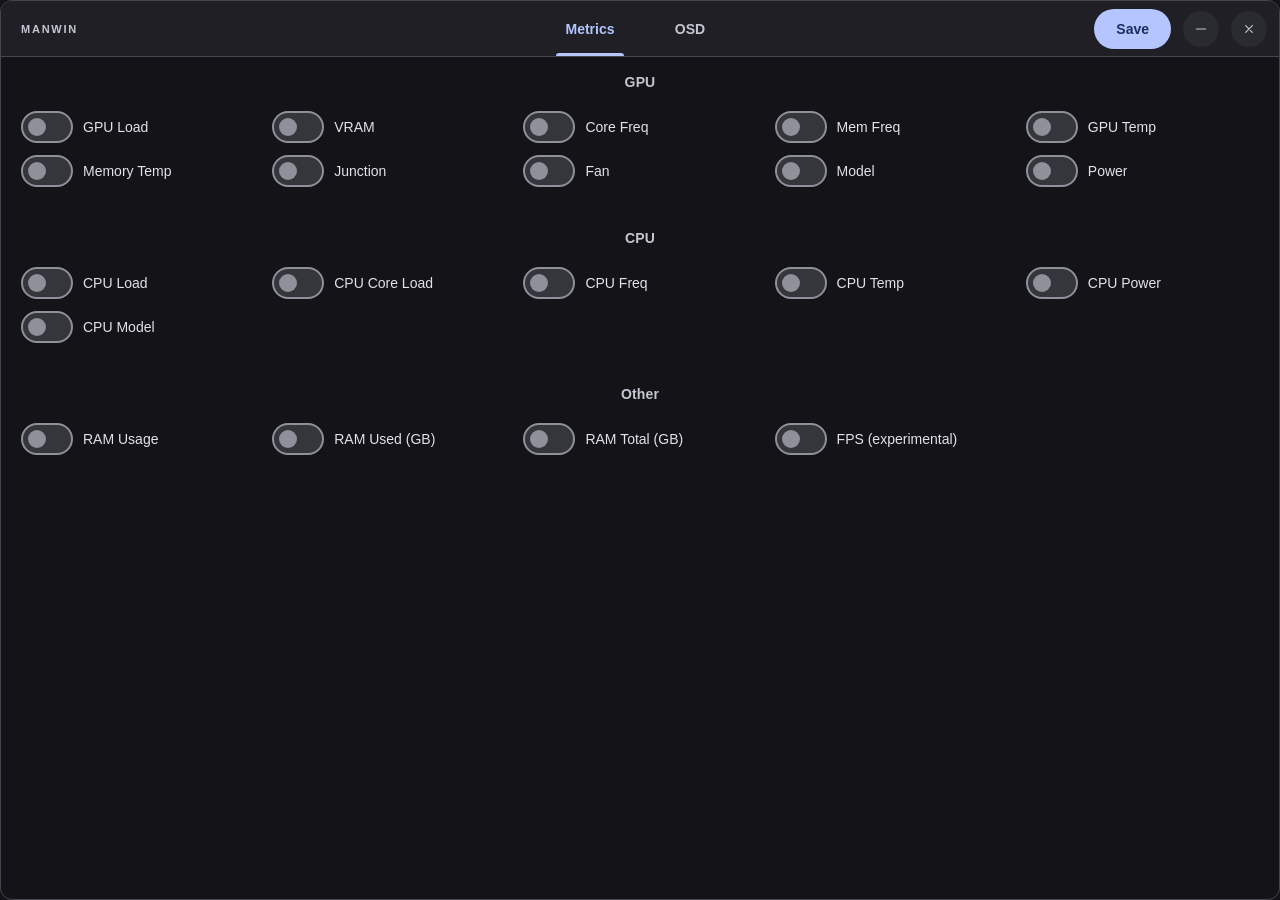
<file: ManWin/wwwroot/index.html>
<!doctype html>
<html lang="en">
<head>
  <meta charset="utf-8">
  <meta name="viewport" content="width=device-width,initial-scale=1">
  <meta name="color-scheme" content="dark">
  <title>ManWin · Metrics</title>
  <link rel="stylesheet" href="styles.css">
</head>
<body>
  <main class="app-shell">
    <header class="titlebar" id="titlebar">
      <div class="brand">MANWIN</div>
      <nav class="view-tabs" role="tablist" aria-label="Settings views">
        <button class="view-tab" id="metrics-tab" type="button" role="tab" aria-selected="true" aria-controls="metrics-panel" tabindex="0">Metrics</button>
        <button class="view-tab" id="osd-tab" type="button" role="tab" aria-selected="false" aria-controls="osd-panel" tabindex="-1">OSD</button>
      </nav>
      <div class="window-actions">
        <button class="save-button" id="save-button">Save</button>
        <button class="minimize-button" id="minimize-button" aria-label="Minimize to notification area" title="Minimize to notification area">
          <svg viewBox="0 0 24 24" aria-hidden="true"><path d="M5 12h14"/></svg>
        </button>
        <button class="close-button" id="close-button" aria-label="Close window" title="Close">
          <svg viewBox="0 0 24 24" aria-hidden="true"><path d="m7 7 10 10M17 7 7 17"/></svg>
        </button>
      </div>
    </header>

    <div class="content-scroll view-panel" id="metrics-panel" role="tabpanel" aria-labelledby="metrics-tab">
      <section class="metric-group" aria-labelledby="gpu-title">
        <h1 id="gpu-title">GPU</h1>
        <div class="metric-grid">
          <label class="metric-option"><input type="checkbox" data-metric="gpu-load"><span class="switch"></span><span>GPU Load</span></label>
          <label class="metric-option"><input type="checkbox" data-metric="vram"><span class="switch"></span><span>VRAM</span></label>
          <label class="metric-option"><input type="checkbox" data-metric="gpu-core-freq"><span class="switch"></span><span>Core Freq</span></label>
          <label class="metric-option"><input type="checkbox" data-metric="gpu-mem-freq"><span class="switch"></span><span>Mem Freq</span></label>
          <label class="metric-option"><input type="checkbox" data-metric="gpu-temp"><span class="switch"></span><span>GPU Temp</span></label>
          <label class="metric-option" title="Available only when exposed by the GPU and driver"><input type="checkbox" data-metric="memory-temp"><span class="switch"></span><span>Memory Temp</span></label>
          <label class="metric-option" title="Available only when exposed by the GPU and driver"><input type="checkbox" data-metric="junction"><span class="switch"></span><span>Junction</span></label>
          <label class="metric-option" title="Available only when exposed by the GPU and driver"><input type="checkbox" data-metric="gpu-fan"><span class="switch"></span><span>Fan</span></label>
          <label class="metric-option"><input type="checkbox" data-metric="gpu-model"><span class="switch"></span><span>Model</span></label>
          <label class="metric-option" title="Available only when exposed by the GPU and driver"><input type="checkbox" data-metric="gpu-power"><span class="switch"></span><span>Power</span></label>
        </div>
      </section>

      <section class="metric-group" aria-labelledby="cpu-title">
        <h2 id="cpu-title">CPU</h2>
        <div class="metric-grid">
          <label class="metric-option"><input type="checkbox" data-metric="cpu-load"><span class="switch"></span><span>CPU Load</span></label>
          <label class="metric-option"><input type="checkbox" data-metric="cpu-core-load"><span class="switch"></span><span>CPU Core Load</span></label>
          <label class="metric-option"><input type="checkbox" data-metric="cpu-freq"><span class="switch"></span><span>CPU Freq</span></label>
          <label class="metric-option"><input type="checkbox" data-metric="cpu-temp"><span class="switch"></span><span>CPU Temp</span></label>
          <label class="metric-option"><input type="checkbox" data-metric="cpu-power"><span class="switch"></span><span>CPU Power</span></label>
          <label class="metric-option"><input type="checkbox" data-metric="cpu-model"><span class="switch"></span><span>CPU Model</span></label>
        </div>
      </section>

      <section class="metric-group" aria-labelledby="other-title">
        <h2 id="other-title">Other</h2>
        <div class="metric-grid">
          <label class="metric-option"><input type="checkbox" data-metric="ram"><span class="switch"></span><span>RAM Usage</span></label>
          <label class="metric-option"><input type="checkbox" data-metric="ram-used"><span class="switch"></span><span>RAM Used (GB)</span></label>
          <label class="metric-option"><input type="checkbox" data-metric="ram-total"><span class="switch"></span><span>RAM Total (GB)</span></label>
          <label class="metric-option" title="Experimental: counts DXGI or D3D9 presents from the foreground app"><input type="checkbox" data-metric="fps"><span class="switch"></span><span>FPS (experimental)</span></label>
        </div>
      </section>
    </div>
    <section class="content-scroll view-panel osd-panel" id="osd-panel" role="tabpanel" aria-labelledby="osd-tab" hidden>
      <div class="osd-settings">
        <div class="osd-intro">
          <h2>Appearance</h2>
          <p>Adjust how the overlay looks. Changes preview immediately; select Save to keep them.</p>
        </div>
        <section class="setting-card" aria-labelledby="opacity-title">
          <div class="setting-card-heading">
            <div>
              <h3 id="opacity-title">Background opacity</h3>
              <p>Change the background transparency while keeping the text and border clear.</p>
            </div>
            <output class="opacity-value" id="opacity-value" for="osd-opacity">70%</output>
          </div>
          <input class="opacity-slider" id="osd-opacity" type="range" min="20" max="100" step="1" value="70" aria-label="OSD background opacity">
          <div class="range-captions" aria-hidden="true"><span>More transparent</span><span>More opaque</span></div>
        </section>
        <section class="setting-card background-color-card" aria-labelledby="background-color-title">
          <div class="setting-card-heading">
            <div>
              <h3 id="background-color-title">Background color</h3>
              <p>Choose the color used behind the OSD statistics.</p>
            </div>
            <div class="color-control">
              <output class="color-value" id="background-color-value" for="osd-background-color">#10121A</output>
              <input class="color-picker" id="osd-background-color" type="color" value="#10121a" aria-label="OSD background color">
            </div>
          </div>
        </section>
        <section class="setting-card section-colors-card" aria-labelledby="section-colors-title">
          <div class="setting-card-heading">
            <div>
              <h3 id="section-colors-title">Section text colors</h3>
              <p>Choose the text color for each statistics section.</p>
            </div>
          </div>
          <div class="section-color-grid">
            <label class="section-color-option" for="osd-cpu-text-color">
              <span>CPU</span>
              <span class="color-control"><output class="color-value" id="cpu-text-color-value" for="osd-cpu-text-color">#FFFFFF</output><input class="color-picker" id="osd-cpu-text-color" type="color" value="#ffffff" aria-label="CPU text color"></span>
            </label>
            <label class="section-color-option" for="osd-gpu-text-color">
              <span>GPU</span>
              <span class="color-control"><output class="color-value" id="gpu-text-color-value" for="osd-gpu-text-color">#FFFFFF</output><input class="color-picker" id="osd-gpu-text-color" type="color" value="#ffffff" aria-label="GPU text color"></span>
            </label>
            <label class="section-color-option" for="osd-ram-text-color">
              <span>RAM</span>
              <span class="color-control"><output class="color-value" id="ram-text-color-value" for="osd-ram-text-color">#FFFFFF</output><input class="color-picker" id="osd-ram-text-color" type="color" value="#ffffff" aria-label="RAM text color"></span>
            </label>
          </div>
        </section>
        <section class="setting-card layout-card" aria-labelledby="layout-title">
          <div class="setting-card-heading">
            <div>
              <h3 id="layout-title">Overlay layout</h3>
              <p>Choose how the selected statistics are arranged.</p>
            </div>
          </div>
          <div class="layout-options" role="group" aria-label="Overlay layout">
            <button class="layout-option" type="button" data-layout="vertical" aria-pressed="true">Vertical</button>
            <button class="layout-option" type="button" data-layout="horizontal" aria-pressed="false">Horizontal</button>
          </div>
          <p class="layout-hint">Horizontal mode separates statistics with |.</p>
        </section>
      </div>
    </section>
    <div class="save-status" id="save-status" role="status" aria-live="polite"></div>
  </main>
  <script src="app.js"></script>
</body>
</html>
</file>
<file: ManWin/wwwroot/styles.css>
:root {
  color-scheme: dark;
  font-family: "Segoe UI Variable", "Segoe UI", Arial, sans-serif;
  font-size: 14px;
  font-synthesis: none;
  text-rendering: optimizeLegibility;

  /* Material 3 dark color roles, tuned for the charcoal reference layout. */
  --md-sys-color-surface: #131318;
  --md-sys-color-surface-container-low: #1b1b20;
  --md-sys-color-surface-container: #1f1f25;
  --md-sys-color-surface-container-high: #2a2a31;
  --md-sys-color-surface-container-highest: #35353c;
  --md-sys-color-on-surface: #e4e1e9;
  --md-sys-color-on-surface-variant: #c4c6d0;
  --md-sys-color-outline: #8e909a;
  --md-sys-color-outline-variant: #44464f;
  --md-sys-color-primary: #b4c5ff;
  --md-sys-color-on-primary: #1e2f5c;
  --md-sys-color-primary-container: #354878;
  --md-sys-color-on-primary-container: #dbe1ff;
  --md-sys-color-tertiary: #dfb8f5;
  --md-sys-color-on-tertiary-container: #2a123a;
}

* { box-sizing: border-box; }
html, body { width: 100%; height: 100%; margin: 0; overflow: hidden; }
body { color: var(--md-sys-color-on-surface); background: var(--md-sys-color-surface); }
.app-shell {
  height: 100%; min-height: 420px; display: flex; flex-direction: column;
  border: 1px solid var(--md-sys-color-outline-variant); border-radius: 12px;
  overflow: hidden; background: var(--md-sys-color-surface);
}

.titlebar {
  height: 56px; min-height: 56px; display: grid; grid-template-columns: 1fr auto 1fr;
  align-items: center; padding: 0 12px; background: var(--md-sys-color-surface-container);
  border-bottom: 1px solid var(--md-sys-color-outline-variant); user-select: none;
}
.brand { color: var(--md-sys-color-on-surface-variant); font-size: 11px; font-weight: 700; letter-spacing: .16em; padding-left: 8px; }
.view-tabs { align-self: stretch; display: flex; align-items: stretch; gap: 8px; }
.view-tab {
  position: relative; min-width: 92px; padding: 0 18px; border: 0; border-radius: 10px 10px 0 0;
  background: transparent; color: var(--md-sys-color-on-surface-variant);
  font: inherit; font-weight: 600; cursor: pointer; transition: color .16s ease, background .16s ease;
}
.view-tab:hover { background: var(--md-sys-color-surface-container-high); color: var(--md-sys-color-on-surface); }
.view-tab[aria-selected="true"] { color: var(--md-sys-color-primary); }
.view-tab[aria-selected="true"]::after {
  content: ""; position: absolute; left: 12px; right: 12px; bottom: 0; height: 3px;
  border-radius: 3px 3px 0 0; background: var(--md-sys-color-primary);
}
.view-tab:focus-visible { outline: 2px solid var(--md-sys-color-primary); outline-offset: -3px; }
.window-actions { justify-self: end; display: flex; align-items: center; gap: 12px; }
.save-button {
  height: 40px; min-width: 72px; padding: 0 22px; border: 0; border-radius: 20px;
  background: var(--md-sys-color-primary); color: var(--md-sys-color-on-primary);
  font: inherit; font-weight: 600; cursor: pointer;
  transition: box-shadow .18s ease, filter .18s ease, transform .08s ease;
}
.save-button:hover { box-shadow: 0 2px 6px #0008; filter: brightness(1.06); }
.save-button:active { transform: scale(.98); }
.minimize-button, .close-button {
  width: 36px; height: 36px; display: grid; place-items: center; border: 0;
  border-radius: 50%; background: var(--md-sys-color-surface-container-high);
  color: var(--md-sys-color-on-surface-variant); cursor: pointer;
  transition: background .16s ease, color .16s ease;
}
.minimize-button:hover { background: var(--md-sys-color-surface-container-highest); color: var(--md-sys-color-on-surface); }
.close-button:hover { background: #633b42; color: #ffdadd; }
.minimize-button svg, .close-button svg { width: 16px; height: 16px; fill: none; stroke: currentColor; stroke-width: 1.7; stroke-linecap: round; }

.content-scroll { flex: 1; overflow: auto; padding: 0 16px 28px; scrollbar-color: var(--md-sys-color-outline) var(--md-sys-color-surface-container); scrollbar-width: thin; }
.view-panel[hidden] { display: none; }
.metric-group { padding-top: 14px; margin-bottom: 22px; }
.metric-group h1, .metric-group h2 {
  margin: 0 0 14px; text-align: center; color: var(--md-sys-color-on-surface-variant);
  font-size: 14px; font-weight: 600; line-height: 22px; letter-spacing: .01em;
}
.metric-grid { display: grid; grid-template-columns: repeat(5, minmax(0, 1fr)); column-gap: 10px; row-gap: 4px; }
.metric-option {
  min-width: 0; height: 40px; display: flex; align-items: center; gap: 10px; padding: 0 4px;
  border-radius: 12px; color: var(--md-sys-color-on-surface); white-space: nowrap;
  cursor: pointer; user-select: none; transition: background .16s ease;
}
.metric-option:hover { background: color-mix(in srgb, var(--md-sys-color-surface-container-high) 72%, transparent); }
.metric-option > input { position: absolute; opacity: 0; width: 1px; height: 1px; }
.switch {
  position: relative; flex: 0 0 52px; height: 32px; border: 2px solid var(--md-sys-color-outline);
  border-radius: 999px; background: var(--md-sys-color-surface-container-highest);
  transition: background .18s ease, border-color .18s ease, box-shadow .18s ease;
}
.switch::before {
  content: ""; position: absolute; left: 5px; top: 5px; width: 18px; height: 18px;
  border-radius: 50%; background: var(--md-sys-color-outline); transition: transform .18s ease, width .18s ease, height .18s ease, background .18s ease;
}
.metric-option input:checked + .switch { border-color: var(--md-sys-color-primary); background: var(--md-sys-color-primary); }
.metric-option input:checked + .switch::before { left: 4px; top: 4px; width: 20px; height: 20px; transform: translateX(20px); background: var(--md-sys-color-on-primary); }
.metric-option input:focus-visible + .switch { outline: 2px solid var(--md-sys-color-primary); outline-offset: 3px; }
.metric-option > span:last-child { overflow: hidden; text-overflow: ellipsis; }
.save-status {
  position: absolute; left: 50%; bottom: 12px; transform: translate(-50%, 8px); padding: 10px 16px;
  border-radius: 12px; background: var(--md-sys-color-tertiary); color: var(--md-sys-color-on-tertiary-container);
  opacity: 0; pointer-events: none; transition: opacity .16s ease, transform .16s ease; font-size: 12px; font-weight: 600;
  box-shadow: 0 3px 10px #0005;
}
.save-status.visible { opacity: 1; transform: translate(-50%, 0); }
.osd-panel { padding: 34px 24px; }
.osd-settings { width: min(100%, 640px); margin: 0 auto; }
.osd-intro { margin: 0 0 22px; }
.osd-intro h2 { margin: 0 0 6px; font-size: 18px; font-weight: 600; }
.osd-intro p, .setting-card-heading p {
  margin: 0; color: var(--md-sys-color-on-surface-variant); line-height: 1.5;
}
.setting-card {
  padding: 22px 24px 18px; border: 1px solid var(--md-sys-color-outline-variant);
  border-radius: 18px; background: var(--md-sys-color-surface-container-low);
}
.setting-card-heading { display: flex; align-items: flex-start; justify-content: space-between; gap: 20px; }
.setting-card-heading h3 { margin: 0 0 6px; font-size: 15px; font-weight: 600; }
.opacity-value {
  flex: 0 0 auto; min-width: 54px; padding: 7px 10px; border-radius: 12px; text-align: center;
  background: var(--md-sys-color-primary-container); color: var(--md-sys-color-on-primary-container);
  font-weight: 700; font-variant-numeric: tabular-nums;
}
.opacity-slider {
  display: block; width: 100%; height: 24px; margin: 22px 0 4px; accent-color: var(--md-sys-color-primary);
  cursor: pointer;
}
.opacity-slider:focus-visible { outline: 2px solid var(--md-sys-color-primary); outline-offset: 4px; border-radius: 4px; }
.range-captions { display: flex; justify-content: space-between; color: var(--md-sys-color-on-surface-variant); font-size: 12px; }
.range-captions span:first-child { text-align: left; }
.range-captions span:last-child { text-align: right; }
.background-color-card { margin-top: 16px; }
.section-colors-card { margin-top: 16px; }
.layout-card { margin-top: 16px; }
.layout-options { display: grid; grid-template-columns: repeat(2, minmax(0, 1fr)); gap: 8px; margin-top: 18px; padding: 4px; border-radius: 16px; background: var(--md-sys-color-surface-container); }
.layout-option { min-height: 42px; border: 1px solid transparent; border-radius: 12px; background: transparent; color: var(--md-sys-color-on-surface-variant); font: inherit; font-weight: 600; cursor: pointer; transition: background .16s ease, color .16s ease, border-color .16s ease; }
.layout-option:hover { background: var(--md-sys-color-surface-container-high); color: var(--md-sys-color-on-surface); }
.layout-option[aria-pressed="true"] { border-color: var(--md-sys-color-primary); background: var(--md-sys-color-primary-container); color: var(--md-sys-color-on-primary-container); }
.layout-option:focus-visible { outline: 2px solid var(--md-sys-color-primary); outline-offset: 2px; }
.layout-hint { margin: 12px 0 0; color: var(--md-sys-color-on-surface-variant); font-size: 12px; }
.section-color-grid { display: grid; grid-template-columns: repeat(3, minmax(0, 1fr)); gap: 12px; margin-top: 18px; }
.section-color-option { display: flex; align-items: center; justify-content: space-between; gap: 8px; padding: 10px 12px; border: 1px solid var(--md-sys-color-outline-variant); border-radius: 14px; background: var(--md-sys-color-surface-container); color: var(--md-sys-color-on-surface); font-weight: 600; }
.section-color-option .color-control { gap: 8px; }
.section-color-option .color-picker { width: 42px; height: 38px; }
.color-control { flex: 0 0 auto; display: flex; align-items: center; gap: 12px; }
.color-value { min-width: 70px; color: var(--md-sys-color-on-surface-variant); font-size: 12px; font-variant-numeric: tabular-nums; }
.color-picker {
  width: 52px; height: 44px; padding: 4px; border: 1px solid var(--md-sys-color-outline);
  border-radius: 12px; background: var(--md-sys-color-surface-container-high); cursor: pointer;
}
.color-picker::-webkit-color-swatch-wrapper { padding: 0; }
.color-picker::-webkit-color-swatch { border: 0; border-radius: 7px; }
.color-picker:focus-visible { outline: 2px solid var(--md-sys-color-primary); outline-offset: 3px; }

@media (max-width: 900px) { .metric-grid { grid-template-columns: repeat(4, minmax(0, 1fr)); } }
@media (max-width: 700px) { .metric-grid { grid-template-columns: repeat(3, minmax(0, 1fr)); } .brand { display: none; } }
@media (max-width: 520px) { .metric-grid { grid-template-columns: repeat(2, minmax(0, 1fr)); } .metric-option { gap: 8px; font-size: 13px; } .titlebar { padding: 0 7px; } .window-actions { gap: 7px; } }
@media (max-width: 520px) { .section-color-grid { grid-template-columns: 1fr; } }
@media (prefers-reduced-motion: reduce) { *, *::before, *::after { transition-duration: .01ms !important; } }
</file>
